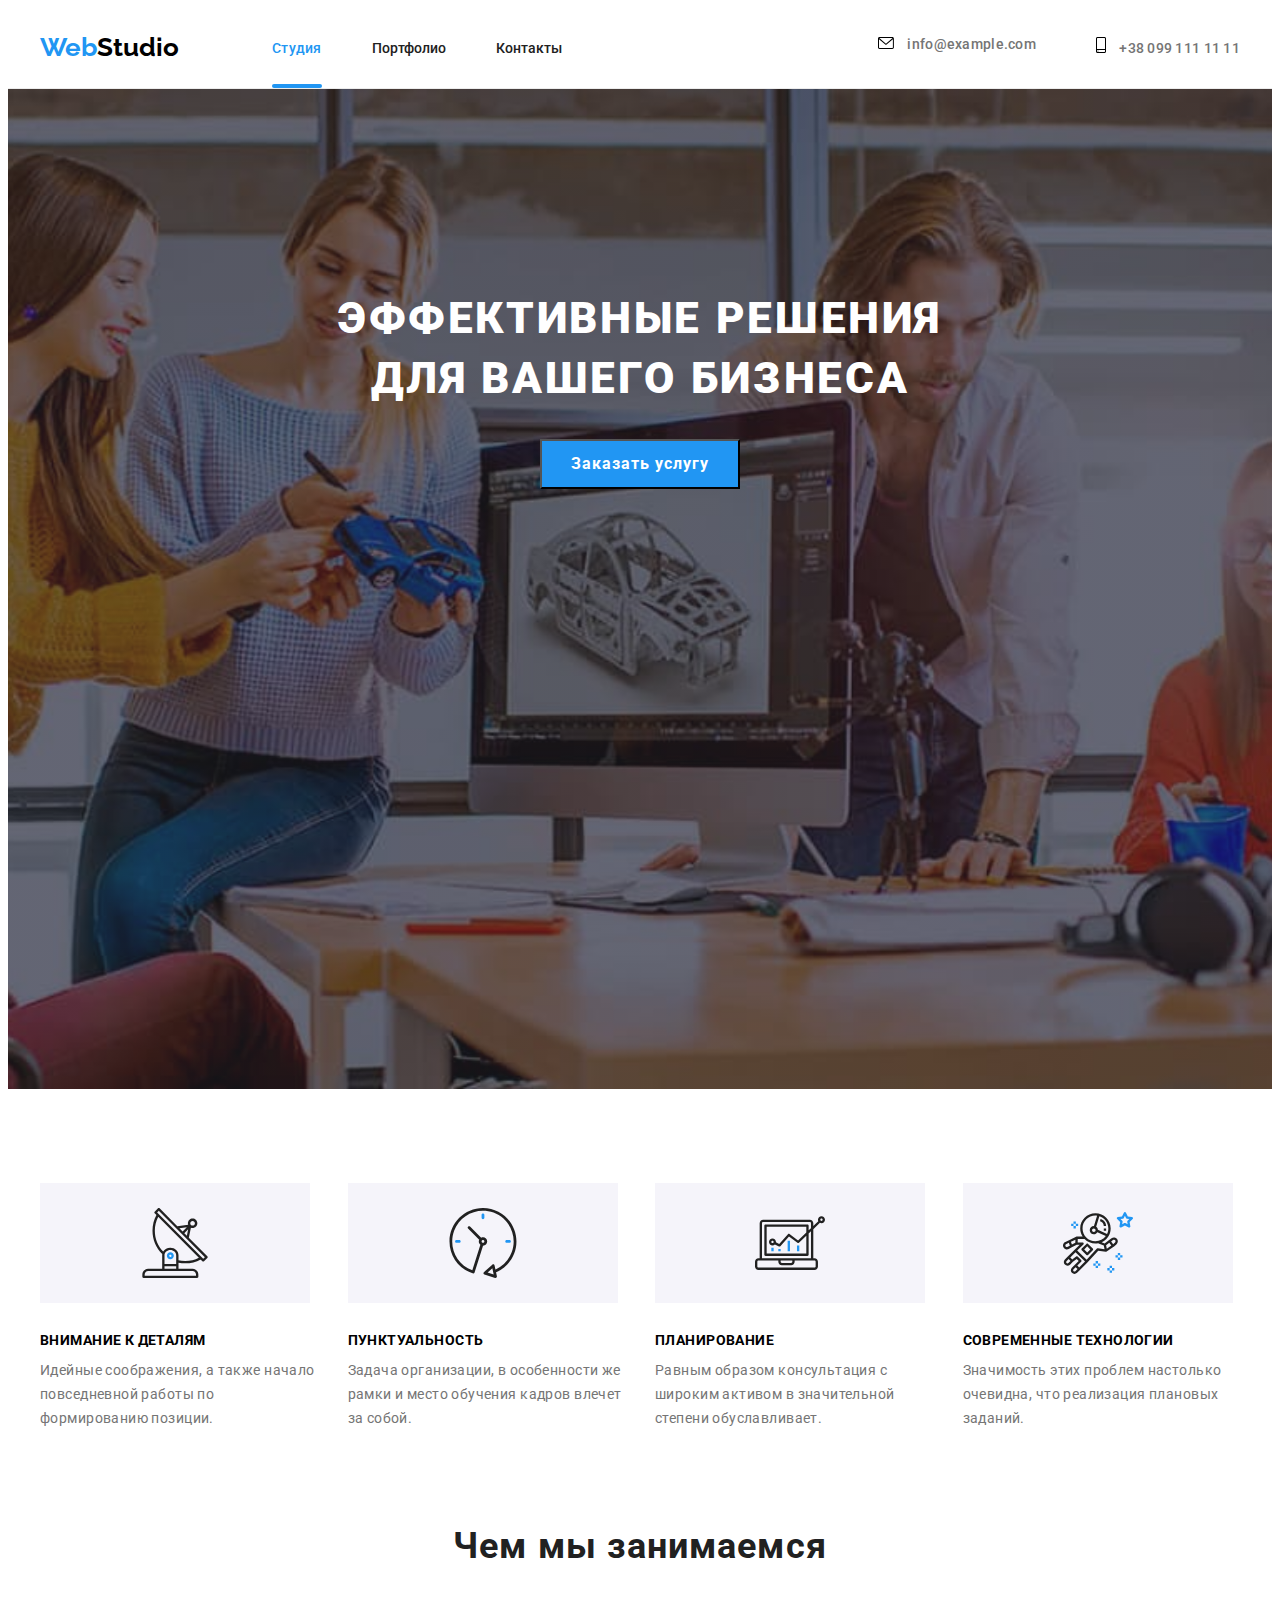
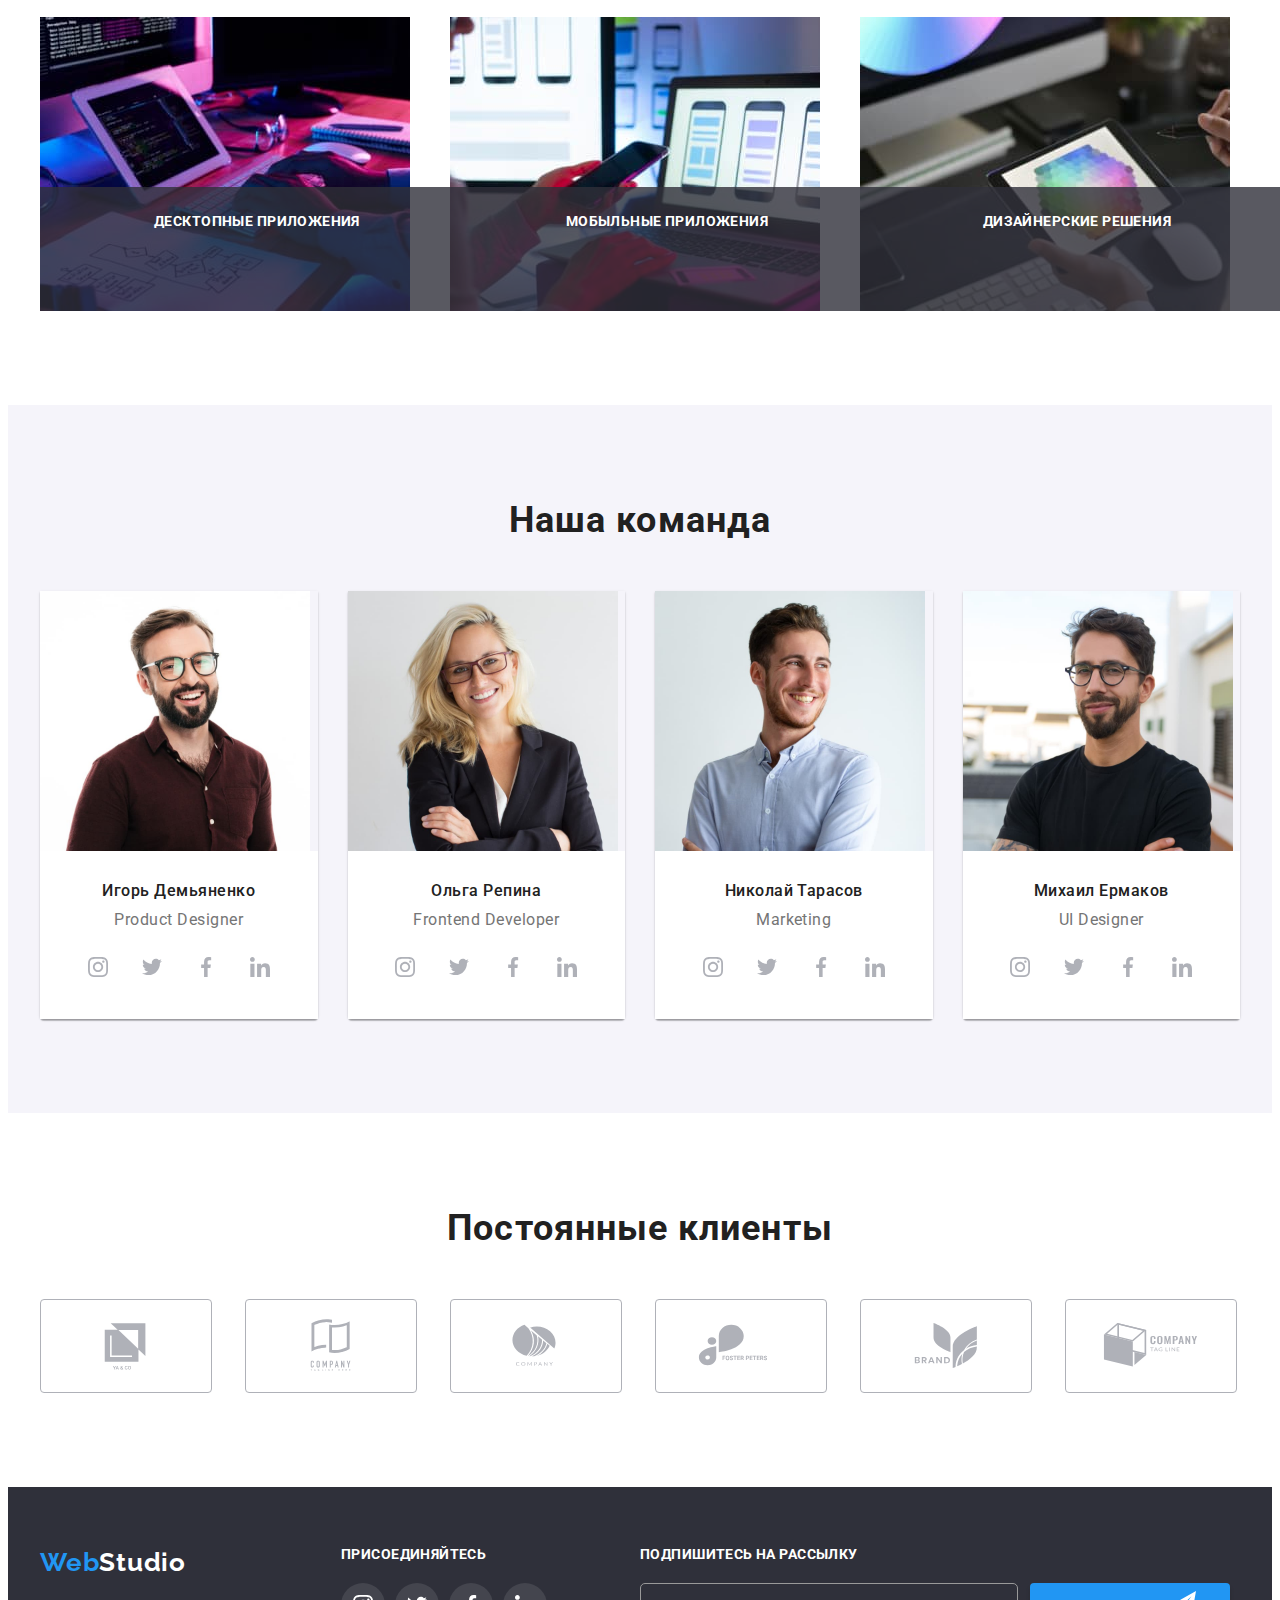
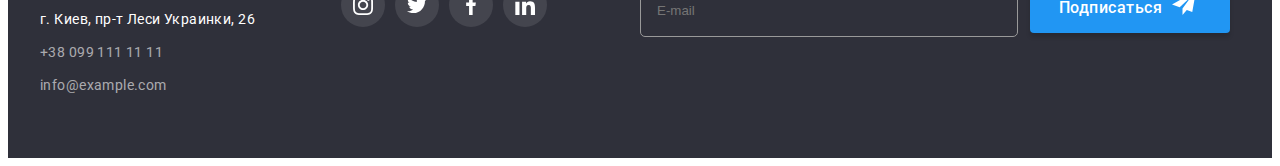
<file: index.html>
<!DOCTYPE html>
<html lang="ru">
<head>
    <meta charset="UTF-8">
    <meta http-equiv="X-UA-Compatible" content="IE=edge">
    <meta name="viewport" content="width=device-width, initial-scale=1.0">
    <title>Студия</title>
<link rel="preconnect" href="https://fonts.googleapis.com">
<link rel="preconnect" href="https://fonts.gstatic.com" crossorigin>
<link href="https://fonts.googleapis.com/css2?family=Raleway:wght@700&family=Roboto:wght@400;500;700;900&display=swap"
    rel="stylesheet">
    <link rel="stylesheet" href="https://cdnjs.cloudflare.com/ajax/libs/modern-normalize/1.1.0/modern-normalize.min.css"
        integrity="sha512-wpPYUAdjBVSE4KJnH1VR1HeZfpl1ub8YT/NKx4PuQ5NmX2tKuGu6U/JRp5y+Y8XG2tV+wKQpNHVUX03MfMFn9Q=="
        crossorigin="anonymous" referrerpolicy="no-referrer" />
    <link rel="stylesheet" href="./css/styles.css">
    
</head>
<body>
    <header class= "header" id="studio">
        <div class="container header-container">
        <a class="text header-logo link" href="">Web<span class="header-logo-first">Studio</span></a>
        <nav class="header-nav">
            <div class="header-menu">
            <ul class="header-list list">
                <li class="header-item"><a class="text link header-first-link current" href="./index.html">Студия</a></li>
                <li class="header-item"><a class="text link header-link" href="./portfolio.html">Портфолио</a></li>
                <li class="header-item"><a class="text link header-link" href="#contacts">Контакты</a></li>
            </ul>
            </div>
        </nav>
            <div class="header-connect">
            <ul class="header-list list">
                <div class="header-item-content-first">
                <li class="header-item list">
                    <div class="header-item-content">
                        <li class="header-list-content list">
                            <a class="text link header-mail" href="mailto:info@example.com">
                                <span class="header-svg"><svg class="" width="16" height="12">
                                    <use href="./images/icons.svg#icon-envelope"></use>
                                </svg></span>
                                info@example.com</a>
                        </li>
                    </div>
                   </li>
                <li class="header-item list">
                    <div class="header-item-content">
                        <li class="header-list-content">
                        <a class="text link header-tel" href="tel:+380991111111">
                            <span class="header-svg"><svg class="" width="10" height="16">
                                    <use href="./images/icons.svg#icon-smartphone"></use>
                                </svg></span>
                                +38 099 111 11 11</a>
                        </li>
                    </div>
                </li>
                </div>
            </ul>
            </div>
        </div>
    </header>
    <main>
        <section class="hero">
            <div class="container">
            <h1 class="hero-title post-title">Эффективные решения для вашего бизнеса</h1>
            <button type="button" class="pointer hero-btn post-title" data-modal-open>Заказать услугу</button>
        </div>
        </section>
        <section class="hero-list">
            <div class="container">
            <ul class="list hero-item-list">
                <li class="hero-item">
                    <div class="hero-item-content">
                    <a href="" class="hero-social-link">
                        <svg class="hero-social-icon" width="70" height="70">
                            <use href="./images/icons.svg#icon-antenna1"></use>
                        </svg>
                    </a>
                    </div>
                    <h3 class="hero-pre-title align-left">Внимание к деталям</h3>
                    <p class="hero-after-title align-left">Идейные соображения, а также начало повседневной работы по формированию позиции.</p>
                </li>
                <li class="hero-item">
                    <div class="hero-item-content">
                        <a href="" class="hero-social-link">
                            <svg class="hero-social-icon" width="70" height="70">
                                <use href="./images/icons.svg#icon-clock1"></use>
                            </svg>
                        </a>
                    <h3 class="hero-pre-title align-left">Пунктуальность</h3>
                    <p class="hero-after-title align-left">Задача организации, в особенности же рамки и место обучения кадров влечет за собой.</p>
                </div>
                </li>
                <li class="hero-item">
                    <div class="hero-item-content">
                        <a href="" class="hero-social-link">
                            <svg class="hero-social-icon" width="70" height="70">
                                <use href="./images/icons.svg#icon-diagram1"></use>
                            </svg>
                        </a>
                    <h3 class="hero-pre-title align-left">Планирование</h3>
                    <p class="hero-after-title align-left">Равным образом консультация с широким активом в значительной степени обуславливает.</p>
                </div>
                </li>
                <li class="hero-item">
                    <div class="hero-item-content">
                        <a href="" class="hero-social-link">
                            <svg class="hero-social-icon" width="70" height="70">
                                <use href="./images/icons.svg#icon-astronaut-1"></use>
                            </svg>
                        </a>
                    </div>
                    <h3 class="hero-pre-title align-left">Современные технологии</h3>
                    <p class="hero-after-title align-left">Значимость этих проблем настолько очевидна, что реализация плановых заданий.</p>
                </li>
            </ul>
            </div>
        </section>
        <section class="work" id="work">
            <div class="container">
            <h2 class="post-title work-title">Чем мы занимаемся</h2>
            <ul class="list work-list">
                <li class="work-item">
                    <div class="work-item-wrap">
                        <img class="work-image" src="./images/box1.jpg" alt="работа на планшете" width="370" height="294" />
                        <p class="work-img-text">ДЕСКТОПНЫЕ ПРИЛОЖЕНИЯ</p>
                    </div>
                    
                </li>
                <li class="work-item">
                    <div class="work-item-wrap">
                        <img class="work-image" src="./images/box2.jpg" alt="синхронизация с телефоном" width="370" height="294" />
                        <p class="work-img-text">мОБЫЛЬНЫЕ ПРИЛОЖЕНИЯ</p>
                    </div>
                    
                </li>
                <li class="work-item">
                    <div class="work-item-wrap">
                        <img class="work-image" src="./images/box3.jpg" alt="графика" width="370" height="294" />
                        <p class="work-img-text">ДИЗАЙНЕРСКИЕ РЕШЕНИЯ</p>
                    </div>
                   
                </li>
            </ul>
            </div>
        </section>
        <section class="team" id="team">
            <div class="container">
            <h2 class="team-title">Наша команда</h2>
            <ul class="list team-list">
                <li class="team-item">
                    <img class="team-image" src="./images/card1.jpg" alt="" width="270" height="260" />
                    <div class="team-item-content">
                        <h3 class="team-name post-title">Игорь Демьяненко</h3>
                        <p class="team-profession post-title" lang="en">Product Designer</p>
                        <ul class="team-social-list list">
                            <li class="team-social-item">
                                <a href="" class="team-social-link">
                                <svg class="team-social-icon" width="20" height="20">
                                <use href="./images/icons.svg#icon-instagram2"></use>
                                </svg>
                                </a>
                            </li>
                            <li class="team-social-item">
                                <a href="" class="team-social-link">
                                    <svg class="team-social-icon" width="20" height="20">
                                        <use href="./images/icons.svg#icon-twitter"></use>
                                    </svg>
                                </a>
                            </li>
                            <li class="team-social-item">
                                <a href="" class="team-social-link">
                                    <svg class="team-social-icon" width="20" height="20">
                                        <use href="./images/icons.svg#icon-facebook"></use>
                                    </svg>
                                </a>
                            </li>
                            <li class="team-social-item">
                                <a href="" class="team-social-link">
                                    <svg class="team-social-icon" width="20" height="20">
                                        <use href="./images/icons.svg#icon-linkedin"></use>
                                    </svg>
                                </a>
                            </li>
                        </ul>
                    </div>
                </li>
                <li class="team-item">
                    <img class="team-image" src="./images/card2.jpg" alt="" width="270" height="260" />
                    <div class="team-item-content">
                    <h3 class="team-name post-title">Ольга Репина</h3>
                    <p class="team-profession post-title" lang="en">Frontend Developer</p>
                    <ul class="team-social-list list">
                        <li class="team-social-item">
                            <a href="" class="team-social-link">
                                <svg class="team-social-icon" width="20" height="20">
                                    <use href="./images/icons.svg#icon-instagram"></use>
                                </svg>
                            </a>
                        </li>
                        <li class="team-social-item">
                            <a href="" class="team-social-link">
                                <svg class="team-social-icon" width="20" height="20">
                                    <use href="./images/icons.svg#icon-twitter"></use>
                                </svg>
                            </a>
                        </li>
                        <li class="team-social-item">
                            <a href="" class="team-social-link">
                                <svg class="team-social-icon" width="20" height="20">
                                    <use href="./images/icons.svg#icon-facebook"></use>
                                </svg>
                            </a>
                        </li>
                        <li class="team-social-item">
                            <a href="" class="team-social-link">
                                <svg class="team-social-icon" width="20" height="20">
                                    <use href="./images/icons.svg#icon-linkedin"></use>
                                </svg>
                            </a>
                        </li>
                    </ul>
                    </div>
                </li>
                <li class="team-item">
                    <img class="team-image" src="./images/card3.jpg" alt="" width="270" height="260" />
                    <div class="team-item-content">
                    <h3 class="team-name post-title">Николай Тарасов</h3>
                    <p class="team-profession post-title" lang="en">Marketing</p>
                    <ul class="team-social-list list">
                        <li class="team-social-item">
                            <a href="" class="team-social-link">
                                <svg class="team-social-icon" width="20" height="20">
                                    <use href="./images/icons.svg#icon-instagram"></use>
                                </svg>
                            </a>
                        </li>
                        <li class="team-social-item">
                            <a href="" class="team-social-link">
                                <svg class="team-social-icon" width="20" height="20">
                                    <use href="./images/icons.svg#icon-twitter"></use>
                                </svg>
                            </a>
                        </li>
                        <li class="team-social-item">
                            <a href="" class="team-social-link">
                                <svg class="team-social-icon" width="20" height="20">
                                    <use href="./images/icons.svg#icon-facebook"></use>
                                </svg>
                            </a>
                        </li>
                        <li class="team-social-item">
                            <a href="" class="team-social-link">
                                <svg class="team-social-icon" width="20" height="20">
                                    <use href="./images/icons.svg#icon-linkedin"></use>
                                </svg>
                            </a>
                        </li>
                    </ul>
                    </div>
                </li>
                <li class="team-item">
                    <img class="team-image" src="./images/card4.jpg" alt="" width="270" height="260" />
                    <div class="team-item-content">
                    <h3 class="team-name">Михаил Ермаков</h3>
                    <p class="team-profession" lang="en">UI Designer</p>
                    <ul class="team-social-list list">
                        <li class="team-social-item">
                            <a href="" class="team-social-link">
                                <svg class="team-social-icon" width="20" height="20">
                                    <use href="./images/icons.svg#icon-instagram"></use>
                                </svg>
                            </a>
                        </li>
                        <li class="team-social-item">
                            <a href="" class="team-social-link">
                                <svg class="team-social-icon" width="20" height="20">
                                    <use href="./images/icons.svg#icon-twitter"></use>
                                </svg>
                            </a>
                        </li>
                        <li class="team-social-item">
                            <a href="" class="team-social-link">
                                <svg class="team-social-icon" width="20" height="20">
                                    <use href="./images/icons.svg#icon-facebook"></use>
                                </svg>
                            </a>
                        </li>
                        <li class="team-social-item">
                            <a href="" class="team-social-link">
                                <svg class="team-social-icon" width="20" height="20">
                                    <use href="./images/icons.svg#icon-linkedin"></use>
                                </svg>
                            </a>
                        </li>
                    </ul>
                    </div>
                </li>
            </ul>
            </div>
        </section>
        <section class="clients">
            <div class="container">
                <h2 class="team-title">Постоянные клиенты</h2>
                <ul class="clients-social-list list">
                    <li class="clients-social-item">
                        <a href="" class="clients-social-link">
                            <svg class="clients-social-icon" width="106" height="60">
                                <use href="./images/icons.svg#icon-Logo"></use>
                            </svg>
                        </a>
                    </li>
                    <li class="clients-social-item">
                        <a href="" class="clients-social-link">
                            <svg class="clients-social-icon" width="106" height="60">
                                <use href="./images/icons.svg#icon-Logo1"></use>
                            </svg>
                        </a>
                    </li>
                    <li class="clients-social-item">
                        <a href="" class="clients-social-link">
                            <svg class="clients-social-icon" width="106" height="60">
                                <use href="./images/icons.svg#icon-Logo2"></use>
                            </svg>
                        </a>
                    </li>
                    <li class="clients-social-item">
                        <a href="" class="clients-social-link">
                            <svg class="clients-social-icon" width="106" height="60">
                                <use href="./images/icons.svg#icon-Logo3"></use>
                            </svg>
                        </a>
                    </li>
                    <li class="clients-social-item">
                        <a href="" class="clients-social-link">
                            <svg class="clients-social-icon" width="106" height="60">
                                <use href="./images/icons.svg#icon-Logo4"></use>
                            </svg>
                        </a>
                    </li>
                    <li class="clients-social-item">
                        <a href="" class="clients-social-link">
                            <svg class="clients-social-icon" width="106" height="60">
                                <use href="./images/icons.svg#icon-Logo5"></use>
                            </svg>
                        </a>
                    </li>
                </ul>
            </div>
        </section>
    </main>
    <footer class="footer" id="contacts">
        <div class="container footer-container">
            <div class="footer-first">
                <div class="footer-logo">
                    <a class="text link footer-link" href="">Web<span class="footer-logo-second">Studio</span></a>
                </div>
                <address>
                    <ul class="list footer-list">
                        <li class="footer-item">
                            <a class="text link footer-map footer-light" href="https://goo.gl/maps/rudogCTzhb6VEt387" target="_blank" rel="noopener noreferrer">г. Киев, пр-т Леси Украинки, 26</a>
                        </li>
                        <li class="footer-item">
                            <a class="text link footer-tel footer-light" href="tel:+380991111111">+38 099 111 11 11</a>
                        </li>
                        <li class="footer-item">
                            <a class="text link footer-mail footer-light" href="mailto:info@example.com">info@example.com</a>
                        </li>
                    </ul>
                </address>
            </div>
            <div class="footer-second">
                <h2 class="footer-title">ПРИСОЕДИНЯЙТЕСЬ</h2>
                <ul class="footer-social-list list">
                    <li class="footer-social-item">
                        <a href="" class="footer-social-link">
                            <svg class="footer-social-icon" width="20" height="20">
                                <use href="./images/icons.svg#icon-instagram"></use>
                            </svg>
                        </a>
                    </li>
                    <li class="footer-social-item">
                        <a href="" class="footer-social-link">
                            <svg class="footer-social-icon" width="20" height="20">
                                <use href="./images/icons.svg#icon-twitter"></use>
                            </svg>
                        </a>
                    </li>
                    <li class="footer-social-item">
                        <a href="" class="footer-social-link">
                            <svg class="footer-social-icon" width="20" height="20">
                                <use href="./images/icons.svg#icon-facebook"></use>
                            </svg>
                        </a>
                    </li>
                    <li class="footer-social-item">
                        <a href="" class="footer-social-link">
                            <svg class="footer-social-icon" width="20" height="20">
                                <use href="./images/icons.svg#icon-linkedin"></use>
                            </svg>
                        </a>
                    </li>
                </ul>
            </div>
            <div class="footer-third">
                <h2 class="footer-title">ПОДПИШИТЕСЬ НА РАССЫЛКУ</h2>
                <ul class="footer-social-list list">
                    <li class="footer-social-item-first">
                        <div class="form-field">
                            
                            <input type="email" class="form-input-first" name="user-email" placeholder="E-mail" id="user-email" />
                        </div>
                    </li>
                    
                </ul>
            </div>
            <div class="footer-four">
                <h2 class="footer-title-first">   </h2>
                <!-- <ul class="footer-social-list-first list">
                    <li class="portfolio-button-list"> -->
                        <button type="button" class="pointer footer-btn">Подписаться
                            <span class="footer-social-icon-first"><svg class="" width="24" height="24">
                            <use href="./images/icons.svg#icon-iconsend"></use>
                        </svg></span></button>
                    <!-- </li>
            
                </ul> -->
            </div>
        </div>
    </footer>
    <div class="backdrop is-hidden" data-modal>
        <div class="modal">
            <button type="button" class="modal-close" data-modal-close>
                <svg class="input-icon-second" width="11" height="11">
                    <use href="./images/icons.svg#icon-exit"></use>
                </svg>
            </button>
            <p class="modal-title">Оставьте свои данные, мы вам перезвоним</p>
            <form action="#">
                <div class="form-field">
                    <label class="input-text" for="user-name">Имя</label>
                    <div class="input-wrap">
                        <input type="text" class="form-input" name="user-name" placeholder="" required minlength="2"
                            id="user-name" />
                        <svg class="input-icon" width="18" height="18">
                            <use href="./images/icons.svg#icon-nameform"></use>
                        </svg>
                    </div>
                </div>
                <div class="form-field">
                    <label class="input-text" for="user-email">Почта</label>
                    <div class="input-wrap">
                        <input type="email" class="form-input" name="user-email" placeholder="" id="user-email" />
                        <svg class="input-icon" width="18" height="18">
                            <use href="./images/icons.svg#icon-mailform"></use>
                        </svg>
                    </div>
                    
                </div>
                <div class="form-field">
                    <label class="input-text" for="user-tel">Телефон</label>
                    <div class="input-wrap">
                        <input type="tel" class="form-input" name="user-tel" placeholder="" required
                            title="+380 (96) 111-11-11" id="user-tel" value="" />
                        <svg class="input-icon" width="18" height="18">
                            <use href="./images/icons.svg#icon-telform"></use>
                        </svg>
                    </div>
                   
                </div>
                <div class="form-field">
                    <label class="input-text" for="user-text">Комментарий</label>
                    <textarea name="user-text" id="user-text" class="form-text" placeholder="Введите текст"></textarea>
                </div>
                <div class="form-field-second">
                    <input type="checkbox" name="policy" id="policy" class="policy-check visually-hidden" />
                    <label for="policy" class="check-text">
                    
                      <span><svg class="policy-icon" width="16" height="15">
                        <use href="./images/icons.svg#icon-check"></use>
                    </svg> 
                    </span>
                        Соглашаюсь с рассылкой и принимаю <a class="text text-color link" href="">Условия договора</a> 
                    </label>
                </div>
    
                <button type="button" class="pointer modal-btn">Отправить
                    </button>
            </form>
        </div>
    </div>
    <script src="./js/modal.js"></script>
</body>
</html>
</file>
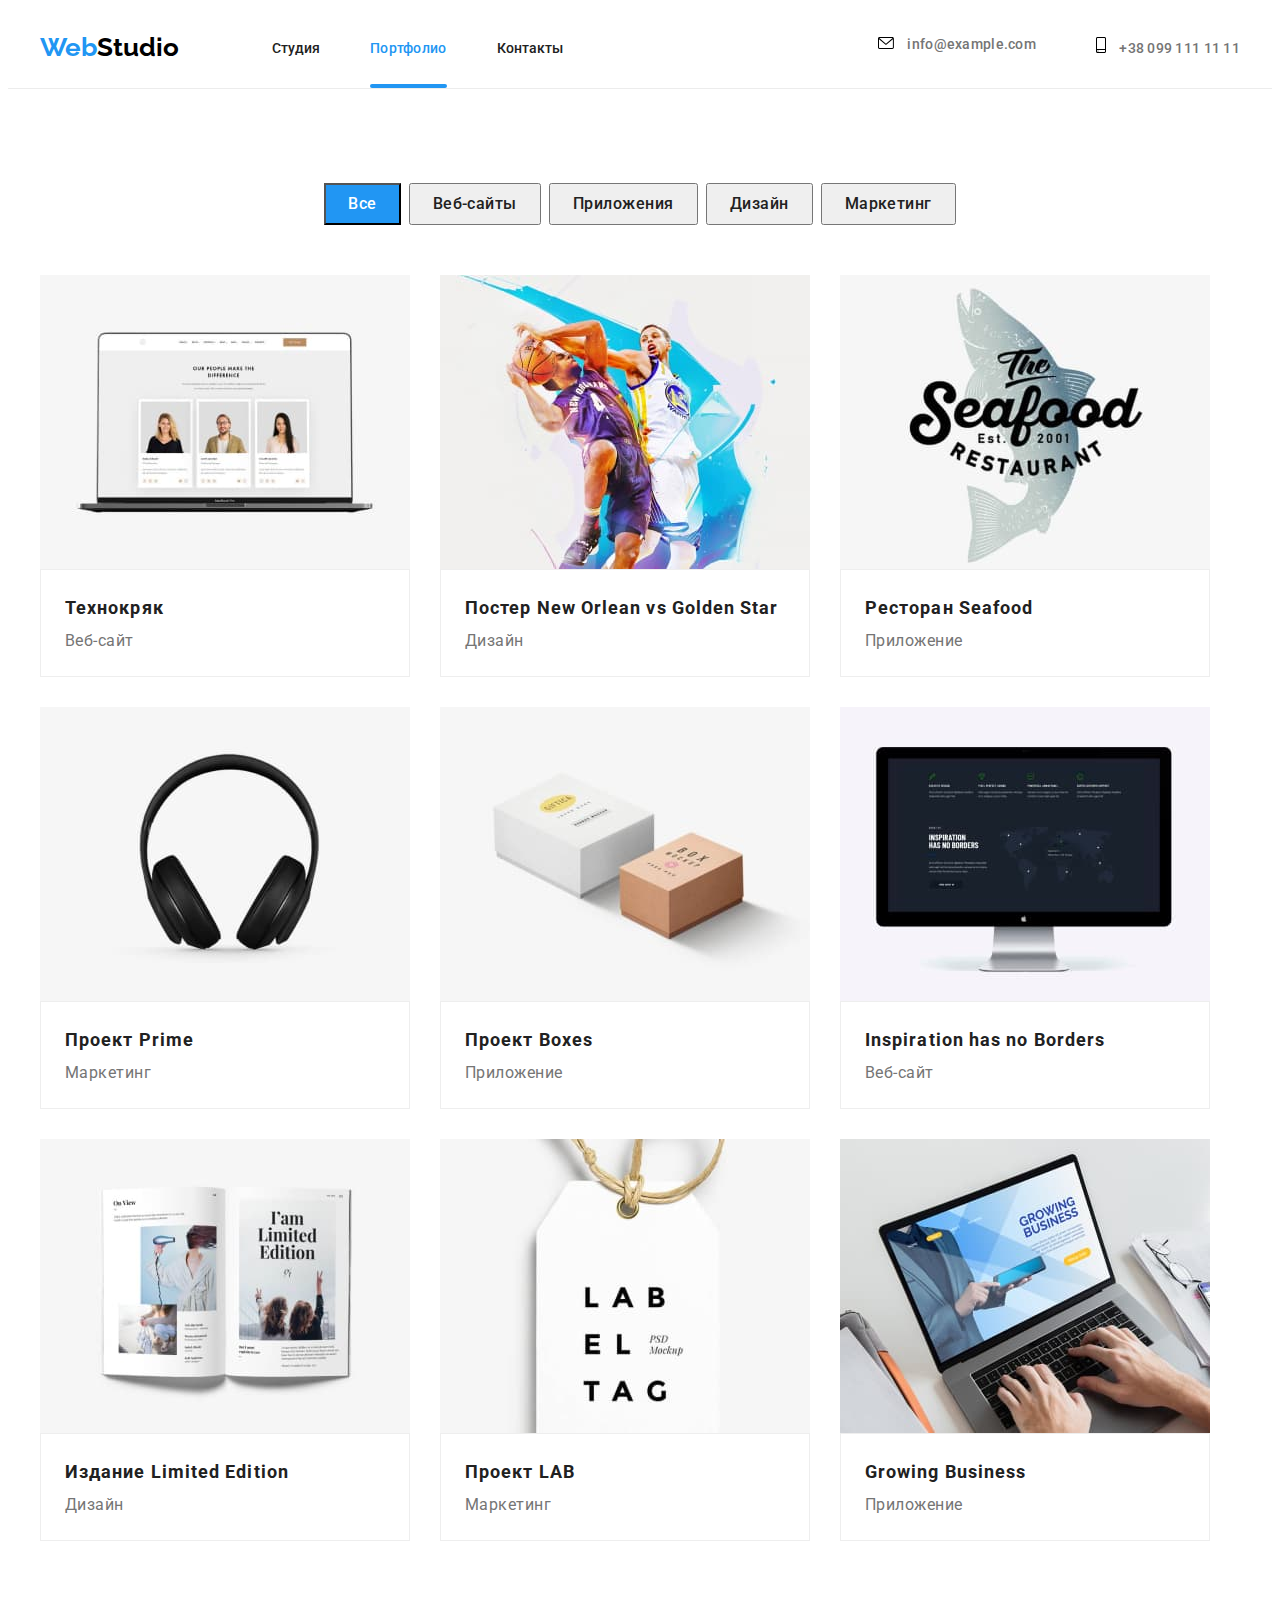
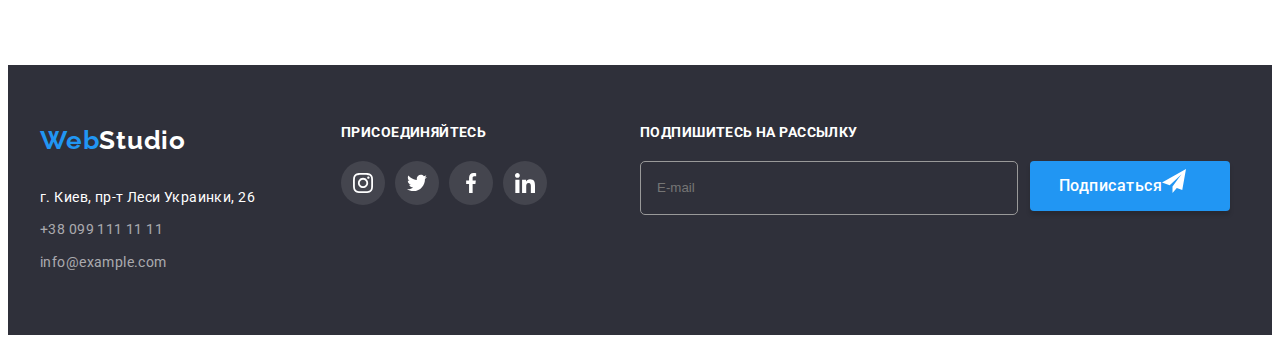
<file: portfolio.html>
<!DOCTYPE html>
<html lang="ru">

<head>
    <meta charset="UTF-8">
    <meta http-equiv="X-UA-Compatible" content="IE=edge">
    <meta name="viewport" content="width=device-width, initial-scale=1.0">
    <title>Портфолио</title>
<link rel="preconnect" href="https://fonts.googleapis.com">
<link rel="preconnect" href="https://fonts.gstatic.com" crossorigin>
<link href="https://fonts.googleapis.com/css2?family=Raleway:wght@700&family=Roboto:wght@400;500;700;900&display=swap"
    rel="stylesheet">
    <link rel="stylesheet" href="https://cdnjs.cloudflare.com/ajax/libs/modern-normalize/1.1.0/modern-normalize.min.css"
        integrity="sha512-wpPYUAdjBVSE4KJnH1VR1HeZfpl1ub8YT/NKx4PuQ5NmX2tKuGu6U/JRp5y+Y8XG2tV+wKQpNHVUX03MfMFn9Q=="
        crossorigin="anonymous" referrerpolicy="no-referrer" /> 
    <link rel="stylesheet" href="./css/styles.css">

</head>

<body>
    <header class="header">
        <div class="container header-container">
        <a class="text header-logo link" href="">Web<span class="header-logo-first">Studio</span></a>
        <nav class="header-nav">
            <div class="header-menu">
            <ul class="header-list list">
                <li class="header-item"><a class="text link header-link" href="./index.html">Студия</a></li>
                <li class="header-item"><a class="text link header-first-link current" href="./portfolio.html">Портфолио</a></li>
                <li class="header-item"><a class="text link header-link" href="#contacts">Контакты</a></li>
            </ul>
            </div>
        </nav>
            <div class="header-connect">
                <ul class="header-list list">
                    <div class="header-item-content-first">
                        <li class="header-item list">
                            <div class="header-item-content">
                        <li class="header-list-content list">
                            <a class="text link header-mail" href="mailto:info@example.com">
                                <span class="header-svg"><svg class="" width="16" height="12">
                                        <use href="./images/icons.svg#icon-envelope"></use>
                                    </svg></span>
                                info@example.com</a>
                        </li>
                    </div>
                    </li>
                    <li class="header-item list">
                        <div class="header-item-content">
                    <li class="header-list-content">
                        <a class="text link header-tel" href="tel:+380991111111">
                            <span class="header-svg"><svg class="" width="10" height="16">
                                    <use href="./images/icons.svg#icon-smartphone"></use>
                                </svg></span>
                            +38 099 111 11 11</a>
                    </li>
            </div>
            </li>
            </div>
            </ul>
            </div>
            </div>
    </header>
    <main>
        <section class="portfolio-button">
            <h1 class="visually-hidden">Меню портфолио</h1>
            <div class="container">
            <ul class="button-list"> 
                <li class="portfolio-button-list"><button type="button" class="pointer all-btn">Все</button></li>
                <li class="portfolio-button-list"><button type="button" class="pointer web-btn btn-link">Веб-сайты</button></li>
                <li class="portfolio-button-list"><button type="button" class="pointer app-btn btn-link">Приложения</button></li>
                <li class="portfolio-button-list"><button type="button" class="pointer design-btn btn-link">Дизайн</button></li>
                <li class="portfolio-button-list"><button type="button" class="pointer marketing-btn btn-link">Маркетинг</button></li> 
            </ul>
        
            <ul class="list project-list">
                <li class="project-item project-shadow">
                    <div class="project-item-wrap">
                    <img class="project-image" src="./images/project1.jpg" alt="" width="370" height="294" />
                    <p class="project-img-text">Технокряк это современная площадка распространения коронавируса. Компании используют эту платформу для цифрового
                    шпионажа и атак на защищённые сервера конкурентов.</p></div>
                    <div class="project-border">
                    <h3 class="project-name align-left">Технокряк</h3>
                    <p class="project-program align-left">Веб-сайт</p>
                </div>
                </li>
                <li class="project-item project-shadow">
                    <div class="project-item-wrap">
                    <img class="project-image" src="./images/project2.jpg" alt="" width="370" height="294" />
                    <p class="project-img-text">Технокряк это современная площадка распространения коронавируса. Компании используют эту платформу для цифрового шпионажа и атак на защищённые сервера конкурентов.</p>
                    </div>
                    <div class="project-border"><h3 class="project-name align-left" lang="en">Постер New Orlean vs Golden Star</h3>
                    <p class="project-program align-left">Дизайн</p>
                    </div>
                    
                </li>
                <li class="project-item project-shadow">
                    <div class="project-item-wrap">
                        <img class="project-image" src="./images/project3.jpg" alt="" width="370" height="294" />
                        <p class="project-img-text">Технокряк это современная площадка распространения коронавируса. Компании используют эту
                            платформу для цифрового шпионажа и атак на защищённые сервера конкурентов.</p>
                    </div>
                    
                    <div class="project-border"><h3 class="project-name align-left" lang="en">Ресторан Seafood</h3>
                    <p class="project-program align-left">Приложение</p>
                </div>
                </li>
                <li class="project-item project-shadow">
                    <div class="project-item-wrap">
                        <img class="project-image" src="./images/project4.jpg" alt="" width="370" height="294" />
                        <p class="project-img-text">Технокряк это современная площадка распространения коронавируса. Компании используют эту
                            платформу для цифрового шпионажа и атак на защищённые сервера конкурентов.</p>
                    </div>
                    
                    <div class="project-border"><h3 class="project-name align-left" lang="en">Проект Prime</h3>
                    <p class="project-program align-left">Маркетинг</p>
                </div>
                </li>
                <li class="project-item project-shadow">
                    <div class="project-item-wrap">
                        <img class="project-image" src="./images/project5.jpg" alt="" width="370" height="294" />
                        <p class="project-img-text">Технокряк это современная площадка распространения коронавируса. Компании используют эту
                            платформу для цифрового шпионажа и атак на защищённые сервера конкурентов.</p>
                    </div>
                    
                    <div class="project-border"><h3 class="project-name align-left" lang="en">Проект Boxes</h3>
                    <p class="project-program align-left">Приложение</p>
                </div>
                </li>
                <li class="project-item project-shadow">
                    <div class="project-item-wrap">
                        <img class="projects-image" src="./images/project6.jpg" alt="" width="370" height="294" />
                        <p class="project-img-text">Технокряк это современная площадка распространения коронавируса. Компании используют эту
                            платформу для цифрового шпионажа и атак на защищённые сервера конкурентов.</p>
                    </div>
                    
                    <div class="project-border"><h3 class="project-name align-left" lang="en">Inspiration has no Borders</h3>
                    <p class="project-program align-left">Веб-сайт</p>
                </div>
                </li>
                <li class="project-item project-shadow">
                    <div class="project-item-wrap">
                        <img class="project-image" src="./images/project7.jpg" alt="" width="370" height="294" />
                        <p class="project-img-text">Технокряк это современная площадка распространения коронавируса. Компании используют эту
                            платформу для цифрового шпионажа и атак на защищённые сервера конкурентов.</p>
                    </div>
                    
                    <div class="project-border"><h3 class="project-name align-left" lang="en">Издание Limited Edition</h3>
                    <p class="project-program align-left">Дизайн</p>
                </div>
                </li>
                <li class="project-item project-shadow">
                    <div class="project-item-wrap">
                        <img class="project-image" src="./images/project8.jpg" alt="" width="370" height="294" />
                        <p class="project-img-text">Технокряк это современная площадка распространения коронавируса. Компании используют эту
                            платформу для цифрового шпионажа и атак на защищённые сервера конкурентов.</p>
                    </div>
                    <div class="project-border"><h3 class="project-name align-left" lang="en">Проект LAB</h3>
                    <p class="project-program align-left">Маркетинг</p>
                </div>
                </li>
                <li class="project-item project-shadow">
                    <div class="project-item-wrap">
                        <img class="project-image" src="./images/project9.jpg" alt="" width="370" height="294" />
                        <p class="project-img-text">Технокряк это современная площадка распространения коронавируса. Компании используют эту
                            платформу для цифрового шпионажа и атак на защищённые сервера конкурентов.</p>
                    </div>
                    <div class="project-border"><h3 class="project-name align-left" lang="en">Growing Business</h3>
                    <p class="project-program align-left">Приложение</p>
                </div>
                </li>
            </ul>
            </div>
        </section>
    </main>
    <footer class="footer" id="contacts">
        <div class="container footer-container">
            <div class="footer-first">
                <div class="footer-logo">
                    <a class="text link footer-link" href="">Web<span class="footer-logo-second">Studio</span></a>
                </div>
                <address>
                    <ul class="list footer-list">
                        <li class="footer-item">
                            <a class="text link footer-map footer-light" href="https://goo.gl/maps/rudogCTzhb6VEt387"
                                target="_blank" rel="noopener noreferrer">г. Киев, пр-т Леси Украинки, 26</a>
                        </li>
                        <li class="footer-item">
                            <a class="text link footer-tel footer-light" href="tel:+380991111111">+38 099 111 11 11</a>
                        </li>
                        <li class="footer-item">
                            <a class="text link footer-mail footer-light"
                                href="mailto:info@example.com">info@example.com</a>
                        </li>
                    </ul>
                </address>
            </div>
            <div class="footer-second">
                <h2 class="footer-title">ПРИСОЕДИНЯЙТЕСЬ</h2>
                <ul class="footer-social-list list">
                    <li class="footer-social-item">
                        <a href="" class="footer-social-link">
                            <svg class="footer-social-icon" width="20" height="20">
                                <use href="./images/icons.svg#icon-instagram"></use>
                            </svg>
                        </a>
                    </li>
                    <li class="footer-social-item">
                        <a href="" class="footer-social-link">
                            <svg class="footer-social-icon" width="20" height="20">
                                <use href="./images/icons.svg#icon-twitter"></use>
                            </svg>
                        </a>
                    </li>
                    <li class="footer-social-item">
                        <a href="" class="footer-social-link">
                            <svg class="footer-social-icon" width="20" height="20">
                                <use href="./images/icons.svg#icon-facebook"></use>
                            </svg>
                        </a>
                    </li>
                    <li class="footer-social-item">
                        <a href="" class="footer-social-link">
                            <svg class="footer-social-icon" width="20" height="20">
                                <use href="./images/icons.svg#icon-linkedin"></use>
                            </svg>
                        </a>
                    </li>
                </ul>
            </div>
            <div class="footer-third">
                <h2 class="footer-title">ПОДПИШИТЕСЬ НА РАССЫЛКУ</h2>
                <ul class="footer-social-list list">
                    <li class="footer-social-item-first">
                        <div class="form-field">
    
                            <input type="email" class="form-input-first" name="user-email" placeholder="E-mail"
                                id="user-email" />
                        </div>
                    </li>
    
                </ul>
            </div>
            <div class="footer-four">
                <h2 class="footer-title-first"> </h2>
                <!-- <ul class="footer-social-list-first list">
                        <li class="portfolio-button-list"> -->
                <button type="button" class="pointer footer-btn">Подписаться
                    <span class="footer-social-icon"><svg class="" width="24" height="24">
                            <use href="./images/icons.svg#icon-iconsend"></use>
                        </svg></span></button>
                <!-- </li>
                
                    </ul> -->
            </div>
        </div>
    </footer>
</body>

</html>
</file>
<file: css/styles.css>
:root {
  --header-color: #fff;
  --btn-color: #ffffff;
  --accent-color: #2196f3;
  --first-title-color: #ffffff;
  --second-title-color: #757575;
  --third-title-color: #212121;
}

body {
  font-family: "Roboto", sans-serif;
}
.list {
  list-style: none;
}
.link {
  text-decoration: none;
}
.container {
  width: 1200px;
  padding-left: 15px;
  padding-right: 15px;
  margin: 0 auto;
}
p,
h1,
h2,
h3,
h4,
h5,
h6 {
  margin: 0;
}
ul,
ol {
  margin: 0;
  padding-left: 0;
}
button {
  cursor: pointer;
}
img {
  display: block;
}
.text {
  cursor: text;
}
.pointer {
  cursor: pointer;
}
.post-title {
  text-align: center;
}

.align-left {
  text-align: left;
}
.title {
  color: var(--third-title-color);
}

.visually-hidden {
  position: absolute;
  width: 1px;
  height: 1px;
  margin: -1px;
  border: 0;
  padding: 0;

  white-space: nowrap;
  clip-path: inset(100%);
  clip: rect(0 0 0 0);
  overflow: hidden;
}
/* .header-first-link::after {
  cursor: pointer;
}
.header-mail::after {
  cursor: pointer;
} */

/*---------- Header---------------- */
.header {
  /* position: absolute;
  width: 100%;
  left: 0; */
  padding-top: 24px;
  padding-bottom: 25px;
  border-bottom: 1px solid #ececec;
}
.header-container {
  display: flex;
  align-items: center;
}
.header-logo {
  font-family: "Raleway", sans-serif;
  font-weight: bold;
  font-size: 26px;
  line-height: 1.19;
  color: var(--accent-color);

  margin-right: 93px;
}
.header-list-content {
  display: flex;
  justify-content: center;
  align-items: center;
  margin-left: 10px;
}
.header-icon {
  fill: #757575;
}
/* .header-icon-first {
  fill: #57575;
} */
/* .header-item-content {
  justify-content: center;
  align-items: center;
  margin-left: 10px;
} */
.header-item:not(:last-child) {
  margin-right: 50px;
}
.header-list {
  display: flex;
}
.header-logo-first {
  color: #000000;
}
.header-link {
  font-weight: 500;
  font-size: 14px;
  line-height: 1.14;
  color: var(--third-title-color);
  transition: color 250ms cubic-bezier(0.4, 0, 0.2, 1);
}

.header-link:hover,
.header-link:focus {
  color: var(--accent-color);
}
.current {
  position: relative;
}

.current::after {
  content: "";
  width: 100%;
  height: 4px;
  border-radius: 2px;
  position: absolute;
  background-color: var(--accent-color);
  left: 0;
  bottom: -32px;
}

.header-first-link {
  font-weight: 500;
  font-size: 14px;
  line-height: 1.14;
  letter-spacing: 0.02em;

  color: var(--accent-color);
}
.header-mail:hover,
.header-tel:hover,
.header-mail:focus,
.header-tel:focus {
  color: var(--accent-color);
  fill: var(--accent-color);
}
.header-svg {
  margin-right: 10px;
}

/* .header-mail:hover,
.header-mail:focus {
  color: var(--accent-color);
  fill: var(--accent-color);
} */

/* .header-tel:hover,
.header-tel:focus {
  color: var(--accent-color);
}
.header-icon:hover,
.header-icon:focus {
  fill: var(--accent-color);
} */
.header-icon {
  margin-right: 10px;
}
/* .header-list-content:hover,
.header-list-content:focus {
  color: var(--accent-color);
  fill: var(--accent-color);
} */

.header-mail {
  font-weight: 500;
  font-size: 14px;
  line-height: 1.14;
  letter-spacing: 0.02em;
  color: var(--second-title-color);
  transition: color 250ms cubic-bezier(0.4, 0, 0.2, 1);
}

.header-tel {
  font-weight: 500;
  font-size: 14px;
  line-height: 1.14;
  letter-spacing: 0.02em;
  color: var(--second-title-color);
  transition: color 250ms cubic-bezier(0.4, 0, 0.2, 1);
}
.header-connect {
  margin-left: auto;
}
/*----------HERO-------------- */
.hero {
  padding-top: 200px;
  padding-bottom: 200px;
  background-color: #2f303a;
  background-image: linear-gradient(
      rgba(47, 48, 58, 0.4),
      rgba(47, 48, 58, 0.4)
    ),
    url(../images/fon1.jpg);
  background-repeat: no-repeat;
  background-position: center;
  background-size: cover;
  max-width: 100%;
  height: 600px;
  left: 0px;
  top: 80px;
}
.hero-title {
  box-sizing: content-box;
  max-width: 696px;
  font-weight: 900;
  font-size: 44px;
  line-height: 1.36;
  display: flex;
  align-items: center;
  text-align: center;
  letter-spacing: 0.06em;
  text-transform: uppercase;
  margin: auto;
  margin-bottom: 30px;

  color: var(--first-title-color);
}
.hero-btn {
  font-family: inherit;
  font-weight: bold;
  font-size: 16px;
  line-height: 1.87;
  align-items: center;
  letter-spacing: 0.06em;
  position: relative;
  left: 50%;
  transform: translate(-50%, 0);
  color: var(--first-title-color);
  background-color: var(--accent-color);
  min-width: 200px;
  min-height: 50px;
  transition: color 250ms cubic-bezier(0.4, 0, 0.2, 1);
}
.hero-btn:hover,
.hero-btn:focus {
  background-color: #188ce8;
}
/*----------------HERO LIST------------*/
.hero-list {
  padding-top: 94px;
  padding-bottom: 94px;
}
.hero-social-link {
  width: 270px;
  height: 120px;
  background-color: #f5f4fa;
  display: flex;
  justify-content: center;
  align-items: center;
  color: #afb1b8;
}
.hero-social-icon {
  fill: currentColor;
}
.hero-pre-title {
  font-weight: bold;
  font-size: 14px;
  line-height: 1.14;
  letter-spacing: 0.03em;
  text-transform: uppercase;

  color: var(title);
}
.hero-pre-title {
  margin-top: 30px;
  margin-bottom: 10px;
}
.hero-after-title {
  font-size: 14px;
  line-height: 1.71;
  letter-spacing: 0.03em;
  color: var(--second-title-color);
}
.hero-item-list {
  display: flex;
  flex-wrap: wrap;
  margin-right: -30px;
}
.hero-item {
  width: calc(100% / 4 - 30px);
  margin-right: 30px;
  /* height: 251px; */
}
/* .hero-item:not(:last-child) {
  margin-right: 30px;
} */

/*---------------------WORK-------------------- */
.work {
  padding-top: 0px;
  padding-bottom: 94px;
}
.work-title {
  font-weight: bold;
  font-size: 36px;
  line-height: 1.17;
  text-align: center;
  letter-spacing: 0.03em;
  color: var(--third-title-color);
  margin-bottom: 50px;
}
.work-list {
  display: flex;
  flex-wrap: wrap;
  margin-left: -30px;
  margin-bottom: -30px;
}
.work-item {
  width: calc(100% / 3 - 30px);
  margin-left: 30px;
  margin-bottom: 30px;
  position: relative;
}
/* .work-item :not(last-child) {
  margin-right: 30px;
} */
.work-item:hover .work-img-text {
  transform: translateY(0);
}

.work-img-text {
  position: absolute;
  left: 0;
  bottom: 0;
  width: 100%;
  height: 70px;
  background-color: rgba(47, 48, 58, 0.8);
  color: #ffffff;
  font-family: "Roboto";
  font-weight: 700;
  font-size: 14px;
  line-height: 1.14;
  text-align: center;
  letter-spacing: 0.03em;
  text-transform: uppercase;
  padding-bottom: 274px;
  padding: 27px;
  /* transform: translateY(100%);
  transition: transform 300ms linear; */
}
/* .work-item-wrap {
  position: relative;
  overflow: hidden;
} */
/*---------------------TEAM-------------------- */
.team {
  padding-top: 94px;
  padding-bottom: 94px;
}
.team-title {
  font-weight: bold;
  font-size: 36px;
  line-height: 1.17;
  text-align: center;
  letter-spacing: 0.03em;

  color: var(--third-title-color);
  margin-bottom: 50px;
}
.team-name {
  font-weight: 500;
  font-size: 16px;
  line-height: 1.19;
  text-align: center;
  letter-spacing: 0.03em;
  color: var(--third-title-color);
}
.team-profession {
  font-size: 16px;
  line-height: 1.19;
  /* identical to box height */

  text-align: center;
  letter-spacing: 0.03em;

  color: var(--second-title-color);
}
.team {
  background-color: #f5f4fa;
}
.team-list {
  display: flex;
  flex-wrap: wrap;
  margin-left: -30px;
}
.team-item {
  width: calc(100% / 4 - 30px);
  margin-left: 30px;
  box-shadow: 0px 1px 3px rgba(0, 0, 0, 0.12), 0px 1px 1px rgba(0, 0, 0, 0.14),
    0px 2px 1px rgba(0, 0, 0, 0.2);
  border-radius: 0px 0px 4px 4px;
}

.team-name {
  margin-bottom: 10px;
}
.team-profession {
  margin-bottom: 16px;
}
/* .team-profession {
  padding-bottom: 30px;
} */
.team-item-content {
  padding-top: 30px;
  padding-bottom: 30px;
  background-color: #ffffff;
}
.team-social-list {
  display: flex;
  justify-content: center;
}
.team-social-item + .team-social-item {
  margin-left: 10px;
}
.team-social-link {
  width: 44px;
  height: 44px;
  background-color: var(--first-title-color);
  display: flex;
  justify-content: center;
  align-items: center;
  border-radius: 50%;
  color: #afb1b8;
  transition: color 250ms cubic-bezier(0.4, 0, 0.2, 1),
    background-color 250ms cubic-bezier(0.4, 0, 0.2, 1);
}
.team-social-icon {
  transition: color 250ms cubic-bezier(0.4, 0, 0.2, 1),
    background-color 250ms cubic-bezier(0.4, 0, 0.2, 1);
}
.team-social-icon {
  fill: currentColor;
}
.team-social-link:hover,
.team-social-link:focus {
  background-color: var(--accent-color);
  color: var(--first-title-color);
}
/* .team-social-link-second {
  width: 44px;
  height: 44px;
  background-color: var(--accent-color);
  display: flex;
  justify-content: center;
  align-items: center;
  border-radius: 50%;
  color: var(--first-title-color);
} */
/*------------CLIENTS----------------*/
.clients {
  padding-top: 94px;
  padding-bottom: 94px;
}
.team-title {
  margin-bottom: 50px;
}
.clients-social-list {
  display: flex;
  justify-content: center;
  margin-left: -30px;
}
.clients-social-item {
  width: calc(100% / 6 - 30px);
  margin-left: 30px;
}
/* .clients-social-item :not(last-child) {
  margin-right: 30px;
} */
.clients-social-item + .clients-social-item {
  margin-left: 30px;
}
.clients-social-link {
  width: 170px;
  height: 92px;
  display: flex;
  justify-content: center;
  align-items: center;
  color: #afb1b8;
  border: 1px solid #afb1b8;
  border-radius: 4px;
  transition: color 250ms cubic-bezier(0.4, 0, 0.2, 1),
    background-color 250ms cubic-bezier(0.4, 0, 0.2, 1);
}
.clients-social-icon {
  fill: currentColor;
}
.clients-social-link:hover,
.clients-social-link:focus {
  background-color: var(--btn-color);
  color: var(--accent-color);
  border: 1px solid #2196f3;
  border-radius: 4px;
}
/* .clients-social-link-second {
  width: 170px;
  height: 92px;
  background-color: var(--btn-color);
  display: flex;
  justify-content: center;
  align-items: center;
  color: var(--accent-color);
  border: 1px solid #2196f3;
  border-radius: 4px;
  /* border: 1px solid #afb1b8; */

/* .clients-social-link-second:hover,
.clients-social-link-second:focus {
  color: var(--accent-color);
  border: 1px solid #2196f3;
  border-radius: 4px;
} */
/*---------------------FOOTER-------------------- */
.footer {
  padding-top: 60px;
  padding-bottom: 60px;
  background-color: #2f303a;
}
.footer-container {
  display: flex;
}
.footer-first {
  margin-right: 70px;
}
.footer-list {
  width: 231px;
}
.footer-link {
  font-family: "Raleway", sans-serif;
  font-weight: bold;
  font-size: 26px;
  line-height: 1.19;
  letter-spacing: 0.03em;
  color: var(--accent-color);
}
.footer-map {
  font-family: inherit;
  font-style: normal;
  font-size: 14px;
  line-height: 1.71;
  letter-spacing: 0.03em;
  color: var(--first-title-color);
}
.footer-tel,
.footer-mail {
  font-family: inherit;
  font-style: normal;
  font-size: 14px;
  line-height: 1.71;
  letter-spacing: 0.03em;
  color: rgba(255, 255, 255, 0.6);
}
/*
.footer-mail {
  font-family: inherit;
  font-size: 14px;
  line-height: 1.71;
  letter-spacing: 0.03em;
  color: rgba(255, 255, 255, 0.6);
}
*/

.footer-logo-second {
  color: var(--first-title-color);
}
.footer-light {
  transition: color 250ms cubic-bezier(0.4, 0, 0.2, 1),
    background-color 250ms cubic-bezier(0.4, 0, 0.2, 1);
}
.footer-light:hover,
.footer-light:focus {
  color: var(--accent-color);
}
.footer-logo {
  margin-bottom: 30px;
}
.footer-item:not(:last-child) {
  margin-bottom: 9px;
}
.footer-second {
  vertical-align: baseline;
}
.footer-third {
  vertical-align: baseline;
  margin-left: 93px;
}
.footer-four {
  vertical-align: baseline;
  margin-left: 12px;
}

.footer-btn {
  font-family: "Roboto", sans-serif;
  width: 200px;
  height: 50px;
  font-weight: 500;
  font-size: 16px;
  line-height: 1.88;
  text-align: center;
  align-items: center;
  letter-spacing: 0.03em;
  color: var(--first-title-color);
  background-color: var(--accent-color);
  padding: 10px 29px;
  box-sizing: border-box;
  box-shadow: 0px 4px 4px rgba(0, 0, 0, 0.15);
  border-radius: 4px;
  display: flex;
  border: none;
}
.footer-title-first {
  margin-bottom: 36px;
}
.form-input-first {
  width: 358px;
  height: 50px;
  border: 1px solid#999999;
  background-color: #2f303a;
  border-radius: 5px;
  padding-left: 16px;

  color: #ffffff;
  outline: none;
  transition: border-color 500ms;
}
.footer-social-item-first:hover,
.footer-social-item-first:focus {
  box-sizing: border-box;
  box-shadow: (0px 4px 4px rgba(0, 0, 0, 0.15));
  border-radius: 4px;
}
.footer-title {
  font-weight: bold;
  font-size: 14px;
  line-height: 1.14;
  letter-spacing: 0.03em;
  text-transform: uppercase;

  color: var(--btn-color);

  margin-bottom: 20px;
}
.footer-social-list {
  display: flex;
  justify-content: center;
  padding-bottom: 30px;
}
.footer-social-list-first {
  /* display: flex; */
  justify-content: center;
}
.footer-social-item + .footer-social-item {
  margin-left: 10px;
}
.footer-social-link {
  width: 44px;
  height: 44px;
  background-color: rgba(255, 255, 255, 0.1);
  display: flex;
  justify-content: center;
  align-items: center;
  border-radius: 50%;
  color: var(--first-title-color);
  transition: color 250ms cubic-bezier(0.4, 0, 0.2, 1),
    background-color 250ms cubic-bezier(0.4, 0, 0.2, 1);
}
.footer-social-icon {
  transition: color 250ms cubic-bezier(0.4, 0, 0.2, 1),
    background-color 250ms cubic-bezier(0.4, 0, 0.2, 1);
}
.footer-social-icon {
  fill: currentColor;
}
.footer-social-link:hover,
.footer-social-link:focus {
  background-color: var(--accent-color);
  color: var(--first-title-color);
}
.footer-social-icon-first {
  fill: currentColor;
  margin-left: 10px;
}
/* .footer-social-link-second {
  width: 44px;
  height: 44px;
  background-color: var(--accent-color);
  display: flex;
  justify-content: center;
  align-items: center;
  border-radius: 50%;
  color: var(--first-title-color);
} */

/*---------------------PORTFOLIO-------------------- */
.all-btn {
  font-family: "Roboto", sans-serif;
  font-weight: 500;
  font-size: 16px;
  line-height: 1.62;
  text-align: center;
  letter-spacing: 0.03em;
  color: var(--first-title-color);
  background-color: var(--accent-color);
  padding: 6px 22px;
}
.web-btn,
.app-btn,
.design-btn,
.marketing-btn {
  font-family: inherit;
  font-weight: 500;
  font-size: 16px;
  line-height: 1.62;
  text-align: center;
  letter-spacing: 0.03em;
  color: var(--third-title-color);
  padding: 6px 22px;
}
.portfolio-button {
  padding-top: 94px;
  padding-bottom: 94px;
}
.button-list {
  list-style: none;
  display: flex;
  text-align: center;
  margin-bottom: 50px;
  justify-content: center;
}
.portfolio-button-list:not(:last-child) {
  margin-right: 8px;
}

/*---------------------PROJECT-------------------- */
.project-name {
  font-family: "Roboto", sans-serif;
  font-weight: bold;
  font-size: 18px;
  line-height: 2;
  letter-spacing: 0.06em;
  color: var(--third-title-color);
}
.project-program {
  font-size: 16px;
  line-height: 1.87;
  letter-spacing: 0.03em;
  color: var(--second-title-color);
}
.btn-link {
  transition: color 250ms cubic-bezier(0.4, 0, 0.2, 1),
    background-color 250ms cubic-bezier(0.4, 0, 0.2, 1);
}
.btn-link:hover,
.btn-link:focus {
  background-color: var(--accent-color);
  color: var(--btn-color);
}
.project-list {
  display: flex;
  flex-wrap: wrap;
}
.project-item {
  width: calc(100 / 3 -30px);
  max-width: 100%;
  margin-bottom: 30px;
  position: relative;
}
.project-item:not(:nth-last-child(3n)) {
  margin-left: 30px;
}
.project-item:hover .project-img-text {
  transform: translateY(0);
}

.project-img-text {
  position: absolute;
  top: 0;
  left: 0;
  background-color: rgba(33, 150, 243, 0.9);
  color: #ffffff;
  font-size: 18px;
  line-height: 1.56;
  padding: 63px 24px;
  transform: translateY(100%);
  transition: transform 300ms linear;
}
.project-item-wrap {
  position: relative;
  overflow: hidden;
}
/*
.project-program {
  border-left: 5px solid #eeeeee;
  border-right: 5px solid #eeeeee;
  border-bottom: 5px solid #eeeeee;
  padding-left: 24px;
}
.project-name {
  border-left: 5px solid #eeeeee;
  border-right: 5px solid #eeeeee;
  padding-left: 24px;
} */
.project-border {
  border: 1px solid #eeeeee;
  padding: 20px 24px;
}
/* .project-shadow:hover,
.project-shadow:focus {
  filter: drop-shadow(0px 4px 4px rgba(0, 0, 0, 0.25));
} */
.project-shadow {
  transition: color 250ms cubic-bezier(0.4, 0, 0.2, 1),
    background-color 250ms cubic-bezier(0.4, 0, 0.2, 1);
}
.project-shadow:hover,
.project-shadow:focus {
  box-sizing: border-box;
  box-shadow: 0px 1px 1px rgba(0, 0, 0, 0.12), 0px 4px 4px rgba(0, 0, 0, 0.06),
    1px 4px 6px rgba(0, 0, 0, 0.16);
}
.backdrop {
  position: fixed;
  top: 0;
  width: 100vw;
  height: 100vh;
  background-color: rgba(157, 164, 189, 0.62);
  transition: opacity 500ms, visibility 500ms;
}

.backdrop.is-hidden .modal {
  transform: scale(0.5);
}

.modal {
  width: 528px;
  min-height: 581px;
  background-color: #ffffff;
  border-radius: 5px;
  position: absolute;
  top: 50%;
  left: 50%;
  transform: translate(-50%, -50%) scale(1);
  transition: transform 500ms;
  padding: 40px 39px 40px 41px;
}

.modal-close {
  width: 30px;
  height: 30px;
  border-radius: 50%;
  border: 1px solid #999999;
  background-color: transparent;
  display: flex;
  align-items: center;
  justify-content: center;
  position: absolute;
  top: 8px;
  right: 8px;
}
.input-icon-second {
  display: flex;
  position: absolute;
  align-items: center;
  justify-content: center;
}
/* .data-modal-close:focus + .input-icon-second {
  fill: var(--accent-color);
} */
.modal-close:hover,
.modal-close:focus {
  fill: var(--accent-color);
}

.is-hidden {
  opacity: 0.5;
  pointer-events: none;
  visibility: hidden;
}

.modal-title {
  font-size: 18px;
  font-weight: 600;
  line-height: 1.5;
  text-align: center;
  margin-bottom: 15px;
}

.form-field {
  margin-bottom: 10px;
}

.form-field-second {
  margin-top: 20px;
  display: flex;
  justify-content: center;
}
.input-wrap {
  position: relative;
}

.input-icon {
  position: absolute;
  left: 12px;
  top: 50%;
  transform: translateY(-50%);
  transition: fill 500ms;
}
.form-input {
  width: 100%;
  height: 40px;
  border: 1px solid#999999;
  border-radius: 5px;
  padding-left: 40px;
  color: #2196f3;
  outline: none;
  transition: border-color 500ms;
}

.form-input:focus {
  border-color: #2196f3;
}

.form-input:focus + .input-icon {
  fill: var(--accent-color);
}

.form-input::placeholder {
  color: rgba(117, 117, 117, 0.5);
}
/* .form-text:focus {
  border-color: var(--accent-color);
}

.form-text:focus + .input-icon {
  fill: var(--accent-color);
} */

.input-text {
  font-size: 12px;
  color: rgba(117, 117, 117);
  display: block;
  margin-bottom: 4px;
}

.form-text {
  width: 100%;
  height: 120px;
  border: 1px solid rgba(33, 33, 33, 0.2);
  border-radius: 4px;
  padding: 12px 16px;
  resize: none;
  outline: none;
  font-size: 14px;
  color: rgba(117, 117, 117, 0.5);
}
.form-input,
.form-text {
  box-shadow: 1px solid rgba(33, 33, 33, 0.2);
  border-radius: 4px;
}
.form-text:focus {
  border-color: var(--accent-color);
}

.field {
  border: 1px solid green;
  border-radius: 5px;
}

.check-text {
  font-size: 14px;
  line-height: 1.2;
  color: #999999;
  display: flex;
  align-items: center;
  position: relative;
}
.check-text span {
  width: 16px;
  height: 15px;
  border: 2px solid #212121;
  border-radius: 2px;
  margin-right: 7px;
  display: flex;
  align-items: center;
  justify-content: center;
}
.policy-icon {
  fill: transparent;
}
.policy-check:checked + .check-text span {
  border: none;
  background-color: var(--accent-color);
}
.policy-check:checked + .check-text .policy-icon {
  fill: var(--btn-color);
}
.text-color {
  color: #2196f3;
  text-decoration: underline;
  margin-left: 5px;
}

.modal-btn {
  font-family: "Roboto", sans-serif;
  width: 200px;
  height: 50px;
  font-weight: 500;
  font-size: 16px;
  line-height: 1.88;
  text-align: center;
  align-items: center;
  position: relative;
  left: 50%;
  transform: translate(-50%, 0);
  letter-spacing: 0.03em;
  color: var(--first-title-color);
  background-color: #188ce8;
  padding: 10px 29px;
  box-sizing: border-box;
  box-shadow: 0px 4px 4px rgba(0, 0, 0, 0.15);
  border-radius: 4px;
  border: none;
  margin-top: 30px;
}
/* .check-text::before {
  content: "";
  width: 16px;
  height: 15px;
  border: 2px solid #212121;
  border-radius: 2px;
  margin-right: 7px;
  display: block;
}
.policy-check:checked + .check-text::before {
  border: none;
  background-image: url(../images/check.svg);
  background-repeat: no-repeat;
  background-position: center;
  background-size: cover;
} */
/* .check-text::after {
  content: "";
  width: 16px;
  height: 15px;
  border-radius: 50%;
  background-color: #c8c3c3;
  position: absolute;
  left: 2px;
  top: 3px;
  transition: transform 500ms, background-color 500ms;
}

.policy-check:checked + .check-text::after {
  transform: translate(18px);
  background-color: honeydew;
} */ ;
</file>
